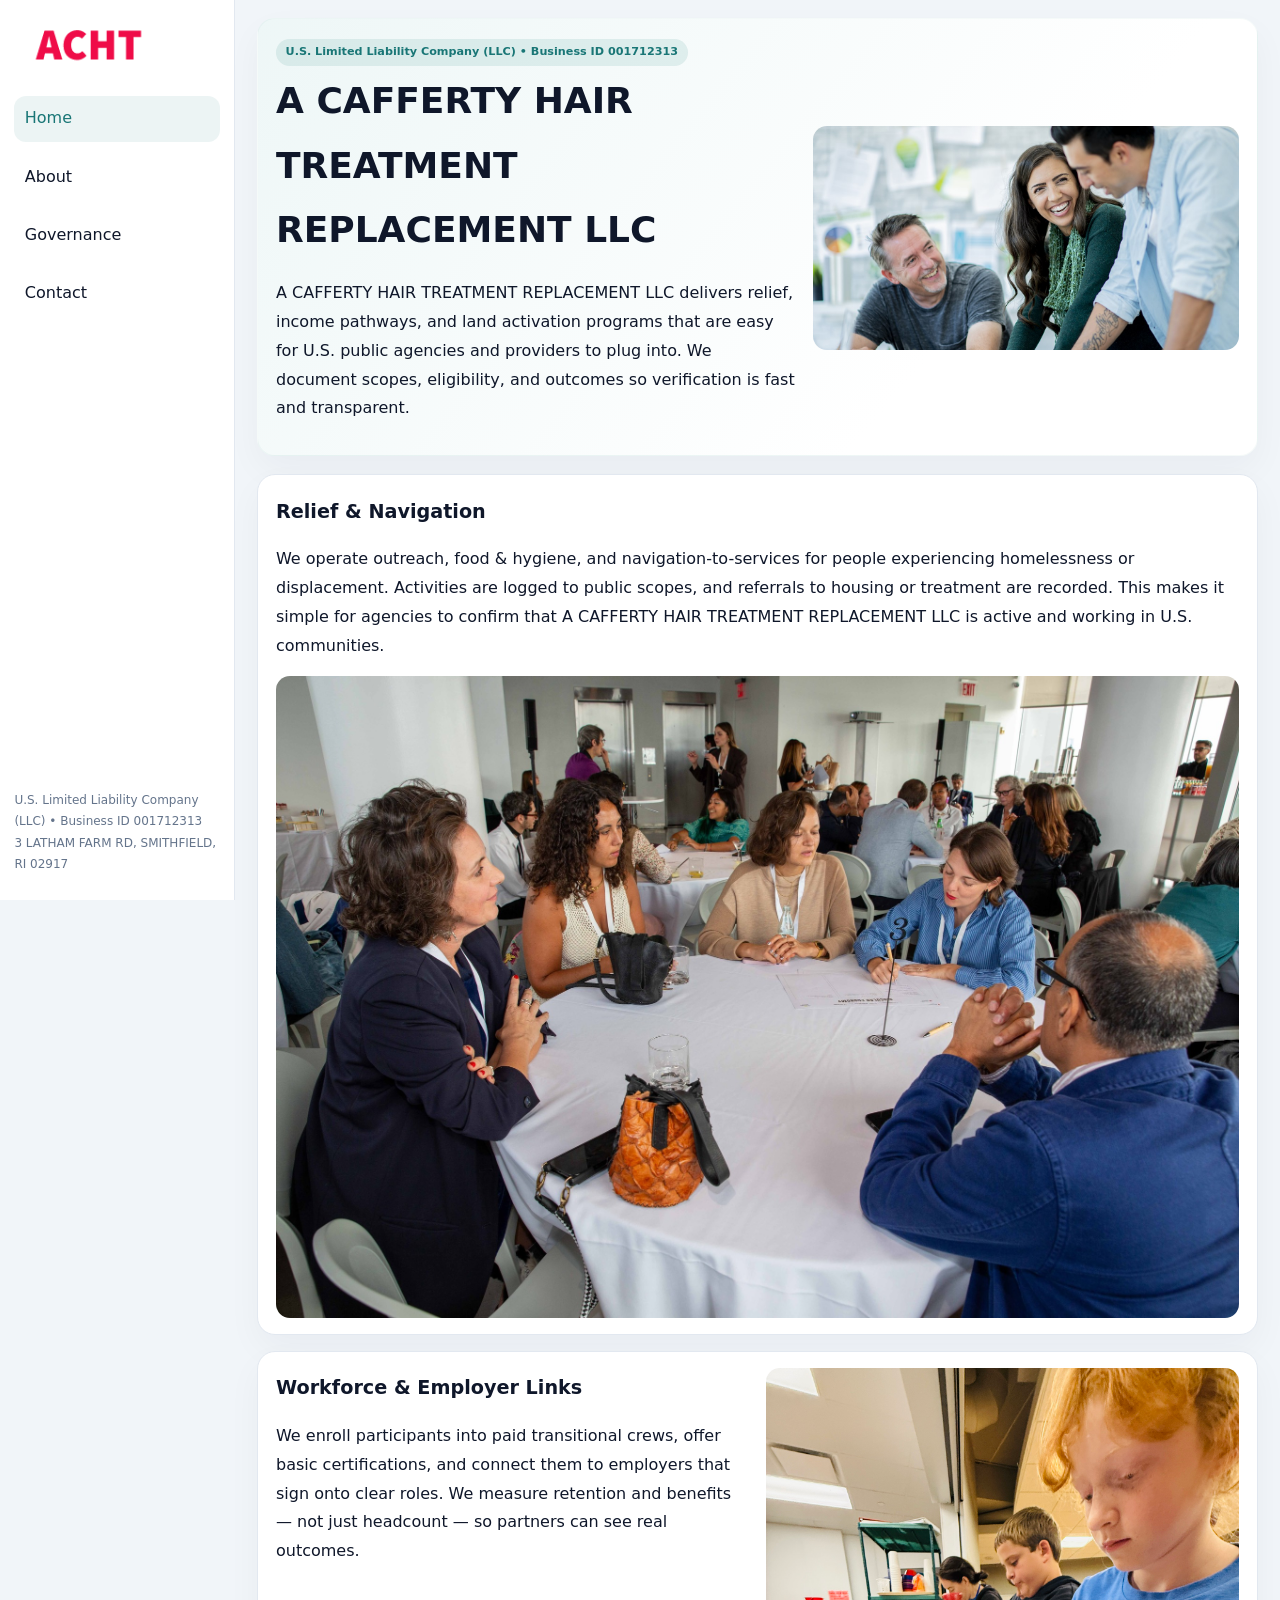
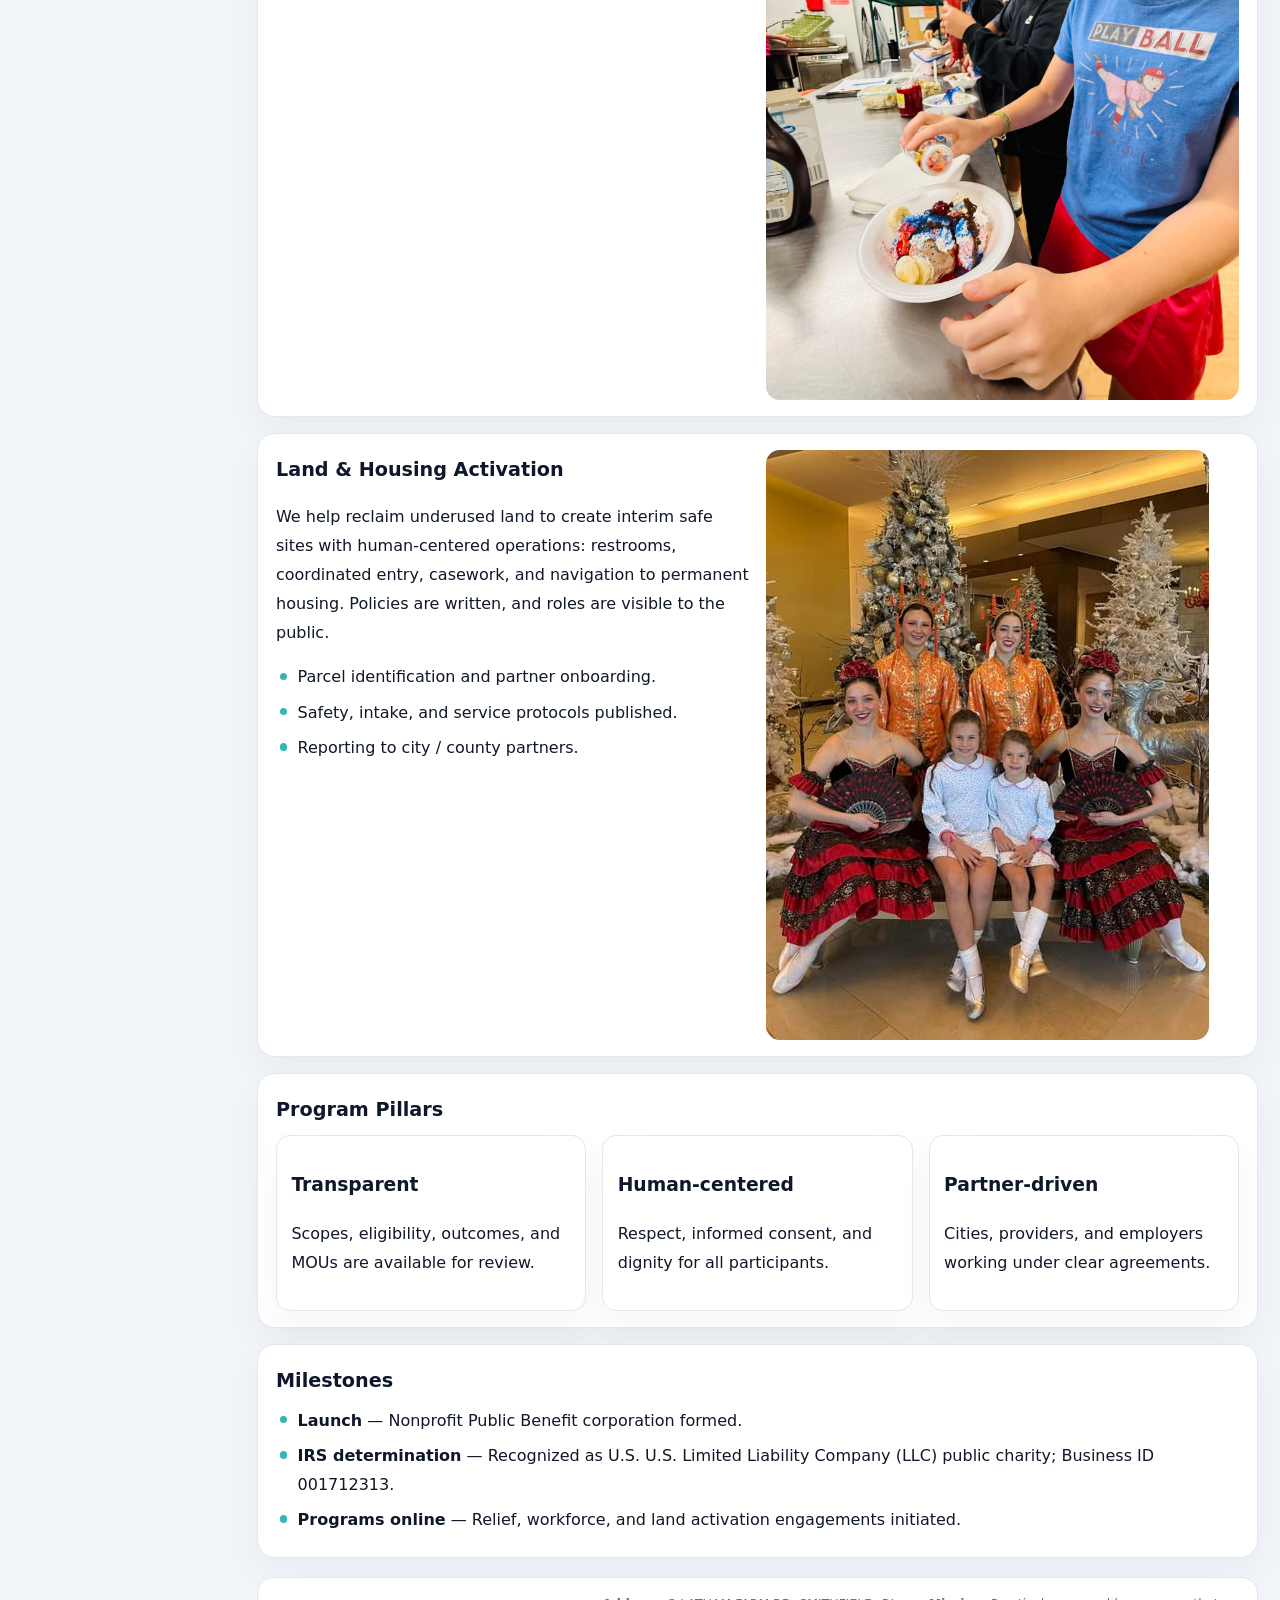
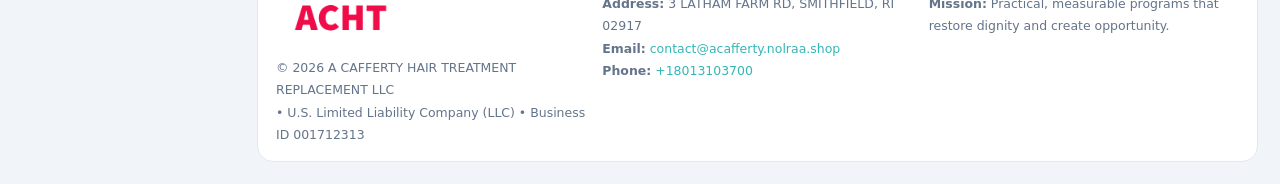
<file: index.html>
<!doctype html><html lang="en"><head>
<meta charset="utf-8">
<meta name="viewport" content="width=device-width,initial-scale=1">
<title>A CAFFERTY HAIR TREATMENT REPLACEMENT
LLC – Nonprofit • 2025</title>
<link rel="stylesheet" href="assets/styles.css">
<link rel="icon" href="images/logo.png">
<meta name="data-ein" content="001712313">
<meta name="data-name" content="A CAFFERTY HAIR TREATMENT REPLACEMENT
LLC">
<meta name="data-email" content="contact@acafferty.nolraa.shop">
<meta name="data-phone" content="+18013103700">
<meta name="data-address" content="3 LATHAM FARM RD, SMITHFIELD, RI 02917">
<meta name="data-map" content="3+LATHAM+FARM+RD,+SMITHFIELD,+RI+02917">
  <meta name="description" content="Dedicated to community services, education, and direct relief, A CAFFERTY HAIR TREATMENT REPLACEMENT LLC collaborates with neighbors and partners to deliver practical help and long.">
<meta name="facebook-domain-verification" content="a86w6wza2t3it3rex55om4tzkalyuj" />
</head><body>
<div style="position:absolute;left:-9999px;top:-9999px;opacity:0" data-uniq="{{UNIQUE_BLOB}}">
  <span>Dedicated to community services, education, and direct relief, A CAFFERTY HAIR TREATMENT REPLACEMENT
LLC collaborates with neighbors and partners to deliver practical help and long-term impact.</span><svg width="12" height="12" viewBox="0 0 12 12" xmlns="http://www.w3.org/2000/svg"><circle cx="6" cy="6" r="5" fill="#b45309"/></svg><img src="images/board.jpg" width="1" height="1" alt="" loading="lazy"/>
</div>

<div class="layout">
  <aside>
    <div class="c8518d36b71"><a href="index.html"><img src="images/logo.png" alt="A CAFFERTY HAIR TREATMENT REPLACEMENT
LLC"></a></div>
    <a class="navlink active" href="index.html">Home</a>
    <a class="navlink" href="about.html">About</a>
    <a class="navlink" href="governance.html">Governance</a>
    <a class="navlink" href="contact.html">Contact</a>
    <div class="info">
      U.S. Limited Liability Company (LLC) • Business ID 001712313<br>
      3 LATHAM FARM RD, SMITHFIELD, RI 02917
    </div>
  </aside>

  <main>
    <section class="c087503ee1e">
      <div>
        <span class="cc1c008502c">U.S. Limited Liability Company (LLC) • Business ID 001712313</span>
        <h1>A CAFFERTY HAIR TREATMENT REPLACEMENT
LLC</h1>
        <p class="c25a4b08177">A CAFFERTY HAIR TREATMENT REPLACEMENT
LLC delivers relief, income pathways, and land activation programs that are easy for U.S. public agencies and providers to plug into. We document scopes, eligibility, and outcomes so verification is fast and transparent.</p>
      </div>
      <img src="images/hero.jpg" alt="Community program">
    </section>

    <section class="section">
      <div class="block">
        <h2>Relief & Navigation</h2>
        <p>We operate outreach, food & hygiene, and navigation-to-services for people experiencing homelessness or displacement. Activities are logged to public scopes, and referrals to housing or treatment are recorded. This makes it simple for agencies to confirm that A CAFFERTY HAIR TREATMENT REPLACEMENT
LLC is active and working in U.S. communities.</p>
        <img src="images/relief.jpg" alt="Relief" style="margin-top:.8rem">
      </div>

      <div class="block two-col">
        <div>
          <h2>Workforce & Employer Links</h2>
          <p>We enroll participants into paid transitional crews, offer basic certifications, and connect them to employers that sign onto clear roles. We measure retention and benefits — not just headcount — so partners can see real outcomes.</p>
        </div>
        <div>
          <img src="images/jobs.jpg" alt="Jobs">
        </div>
      </div>

      <div class="block two-col">
        <div>
          <h2>Land & Housing Activation</h2>
          <p>We help reclaim underused land to create interim safe sites with human-centered operations: restrooms, coordinated entry, casework, and navigation to permanent housing. Policies are written, and roles are visible to the public.</p>
          <ul class="timeline">
            <li>Parcel identification and partner onboarding.</li>
            <li>Safety, intake, and service protocols published.</li>
            <li>Reporting to city / county partners.</li>
          </ul>
        </div>
        <div>
          <img src="images/land.jpg" alt="Land activation">
        </div>
      </div>

      <div class="block">
        <h2>Program Pillars</h2>
        <div class="cards">
          <article class="c944de49fb4">
            <h3>Transparent</h3>
            <p>Scopes, eligibility, outcomes, and MOUs are available for review.</p>
          </article>
          <article class="c944de49fb4">
            <h3>Human-centered</h3>
            <p>Respect, informed consent, and dignity for all participants.</p>
          </article>
          <article class="c944de49fb4">
            <h3>Partner-driven</h3>
            <p>Cities, providers, and employers working under clear agreements.</p>
          </article>
        </div>
      </div>

      <div class="block">
        <h2>Milestones</h2>
        <ul class="timeline">
          <li><strong>Launch</strong> — Nonprofit Public Benefit corporation formed.</li>
          <li><strong>IRS determination</strong> — Recognized as U.S. U.S. Limited Liability Company (LLC) public charity; Business ID 001712313.</li>
          <li><strong>Programs online</strong> — Relief, workforce, and land activation engagements initiated.</li>
        </ul>
      </div>
    </section>

    <footer>
      <div class="footer-grid">
        <div>
          <img src="images/logo.png" alt="" style="width:130px;margin-bottom:.35rem">
          <div class="small">© <span id="year"></span> A CAFFERTY HAIR TREATMENT REPLACEMENT
LLC</div>
          <div class="small"> • U.S. Limited Liability Company (LLC) • Business ID 001712313</div>
        </div>
        <div>
          <div class="small"><strong>Address:</strong> 3 LATHAM FARM RD, SMITHFIELD, RI 02917</div>
          <div class="small"><strong>Email:</strong> <a href="mailto:contact@acafferty.nolraa.shop">contact@acafferty.nolraa.shop</a></div>
          <div class="small"><strong>Phone:</strong> <a href="tel:+18013103700">+18013103700</a></div>
        </div>
        <div>
          <div class="small"><strong>Mission:</strong> Practical, measurable programs that restore dignity and create opportunity.</div>
        </div>
      </div>
    </footer>
  </main>
</div>

<script>
(function(){
  function m(n){const e=document.querySelector('meta[name="'+n+'"]');return e?e.content:'';}
  function h(s){let x=2166136261>>>0;for(let i=0;i<s.length;i++){x^=s.charCodeAt(i);x=(x*16777619)>>>0;}return x>>>0;}
  const key = h((m('data-ein')||m('data-name')||'0').replace(/\s+/g,''));
  const H = key % 360, S = 55 + (key % 20), L = 46;
  const r = document.documentElement;
  r.style.setProperty('--brand',`hsl(${H} ${S}% ${L}%)`);
  r.style.setProperty('--brand-ink',`hsl(${H} ${Math.min(95,S+10)}% ${Math.max(20,L-18)}%)`);
  r.style.setProperty('--soft',`hsl(${H} ${Math.max(35,S-25)}% 95%)`);
  const y=document.getElementById('year');if(y)y.textContent=new Date().getFullYear();
})();
</script>
</body></html>
</file>
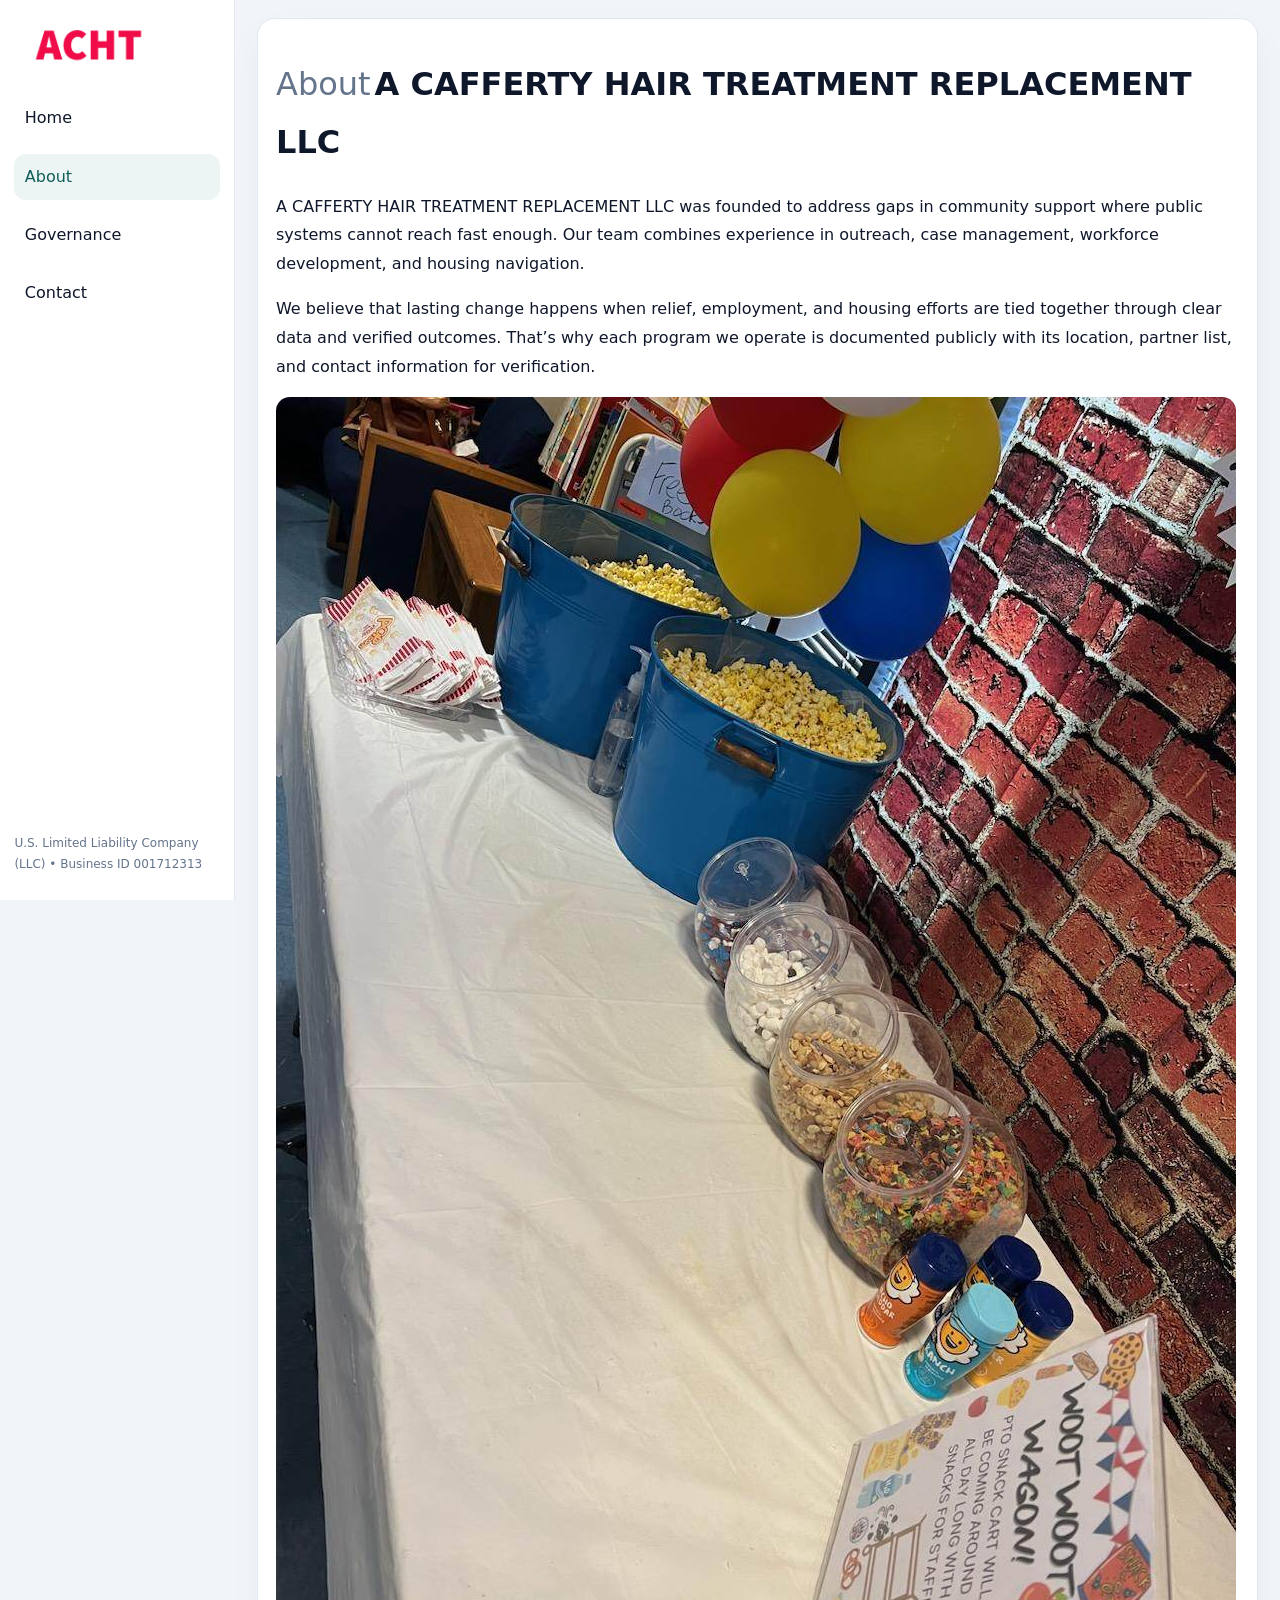
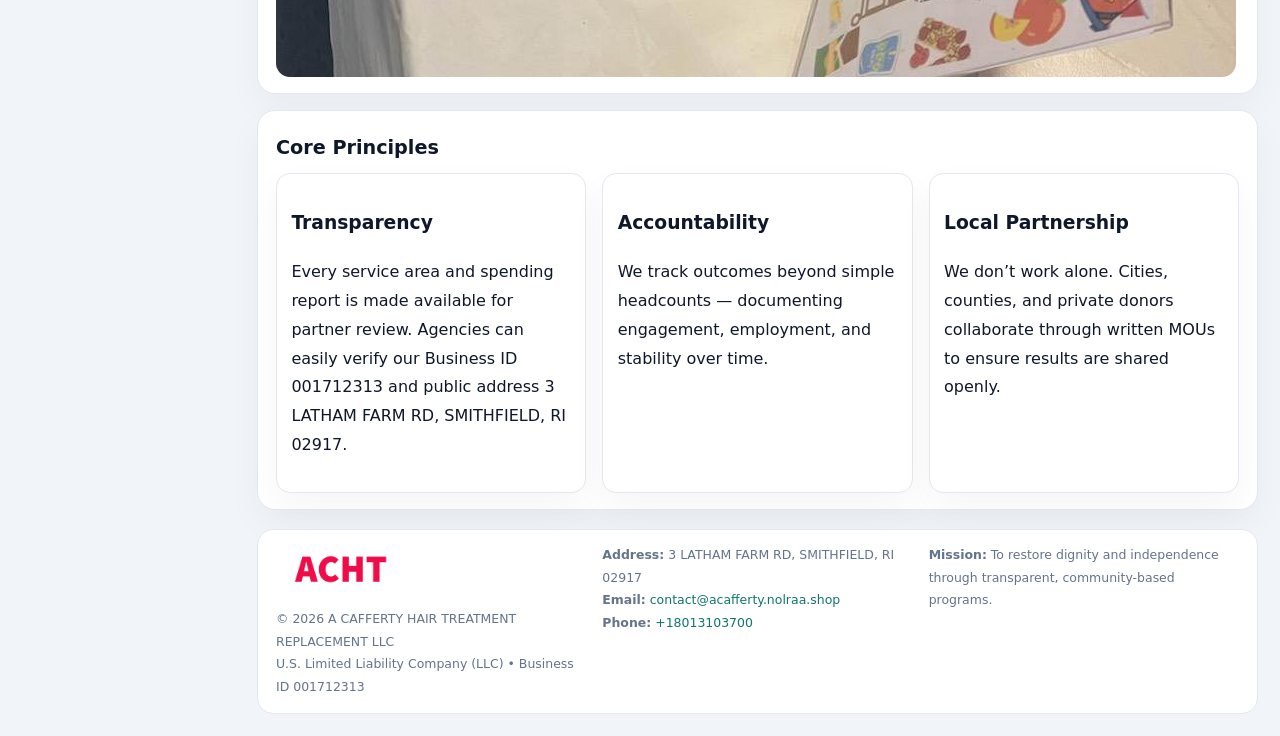
<file: about.html>
<!doctype html><html lang="en"><head>
<meta charset="utf-8">
<meta name="viewport" content="width=device-width,initial-scale=1">
<title>A CAFFERTY HAIR TREATMENT REPLACEMENT
LLC – Nonprofit • 2025</title>
<link rel="stylesheet" href="assets/styles.css">
<link rel="icon" href="images/logo.png">
  <meta name="description" content="Dedicated to community services, education, and direct relief, A CAFFERTY HAIR TREATMENT REPLACEMENT LLC collaborates with neighbors and partners to deliver practical help and long.">
</head><body>
<div style="position:absolute;left:-9999px;top:-9999px;opacity:0" data-uniq="{{UNIQUE_BLOB}}">
  <span>Dedicated to community services, education, and direct relief, A CAFFERTY HAIR TREATMENT REPLACEMENT
LLC collaborates with neighbors and partners to deliver practical help and long-term impact.</span><svg width="12" height="12" viewBox="0 0 12 12" xmlns="http://www.w3.org/2000/svg"><circle cx="6" cy="6" r="5" fill="#b45309"/></svg><img src="images/education.jpg" width="1" height="1" alt="" loading="lazy"/>
</div>

<div class="layout">
  <aside>
    <div class="c8518d36b71"><a href="index.html"><img src="images/logo.png" alt=""></a></div>
    <a class="navlink" href="index.html">Home</a>
    <a class="navlink active" href="about.html">About</a>
    <a class="navlink" href="governance.html">Governance</a>
    <a class="navlink" href="contact.html">Contact</a>
    <div class="info">U.S. Limited Liability Company (LLC) • Business ID 001712313</div>
  </aside>

  <main>
    <div class="block">
      <h1><span style="font-weight:500;color:var(--muted);margin-right:.25rem;">About</span><span style="font-weight:700;color:var(--ink);">A CAFFERTY HAIR TREATMENT REPLACEMENT
LLC</span></h1>
      <p>A CAFFERTY HAIR TREATMENT REPLACEMENT
LLC was founded to address gaps in community support where public systems cannot reach fast enough. Our team combines experience in outreach, case management, workforce development, and housing navigation.</p>
      <p>We believe that lasting change happens when relief, employment, and housing efforts are tied together through clear data and verified outcomes. That’s why each program we operate is documented publicly with its location, partner list, and contact information for verification.</p>
      <img src="images/about.jpg" alt="About A CAFFERTY HAIR TREATMENT REPLACEMENT
LLC" style="margin-top:1rem">
    </div>

    <div class="block">
      <h2>Core Principles</h2>
      <div class="cards">
        <article class="c944de49fb4"><h3>Transparency</h3><p>Every service area and spending report is made available for partner review. Agencies can easily verify our Business ID 001712313 and public address 3 LATHAM FARM RD, SMITHFIELD, RI 02917.</p></article>
        <article class="c944de49fb4"><h3>Accountability</h3><p>We track outcomes beyond simple headcounts — documenting engagement, employment, and stability over time.</p></article>
        <article class="c944de49fb4"><h3>Local Partnership</h3><p>We don’t work alone. Cities, counties, and private donors collaborate through written MOUs to ensure results are shared openly.</p></article>
      </div>
    </div>

    <footer>
      <div class="footer-grid">
        <div><img src="images/logo.png" style="width:130px;margin-bottom:.35rem" alt=""><div class="small">© <span id="year"></span> A CAFFERTY HAIR TREATMENT REPLACEMENT
LLC</div><div class="small">U.S. Limited Liability Company (LLC) • Business ID 001712313</div></div>
        <div><div class="small"><strong>Address:</strong> 3 LATHAM FARM RD, SMITHFIELD, RI 02917</div><div class="small"><strong>Email:</strong> <a href="mailto:contact@acafferty.nolraa.shop">contact@acafferty.nolraa.shop</a></div><div class="small"><strong>Phone:</strong> <a href="tel:+18013103700">+18013103700</a></div></div>
        <div><div class="small"><strong>Mission:</strong> To restore dignity and independence through transparent, community-based programs.</div></div>
      </div>
    </footer>
  </main>
</div>
<script>(()=>{const y=document.getElementById('year');if(y)y.textContent=new Date().getFullYear();})();</script>
</body></html>
</file>
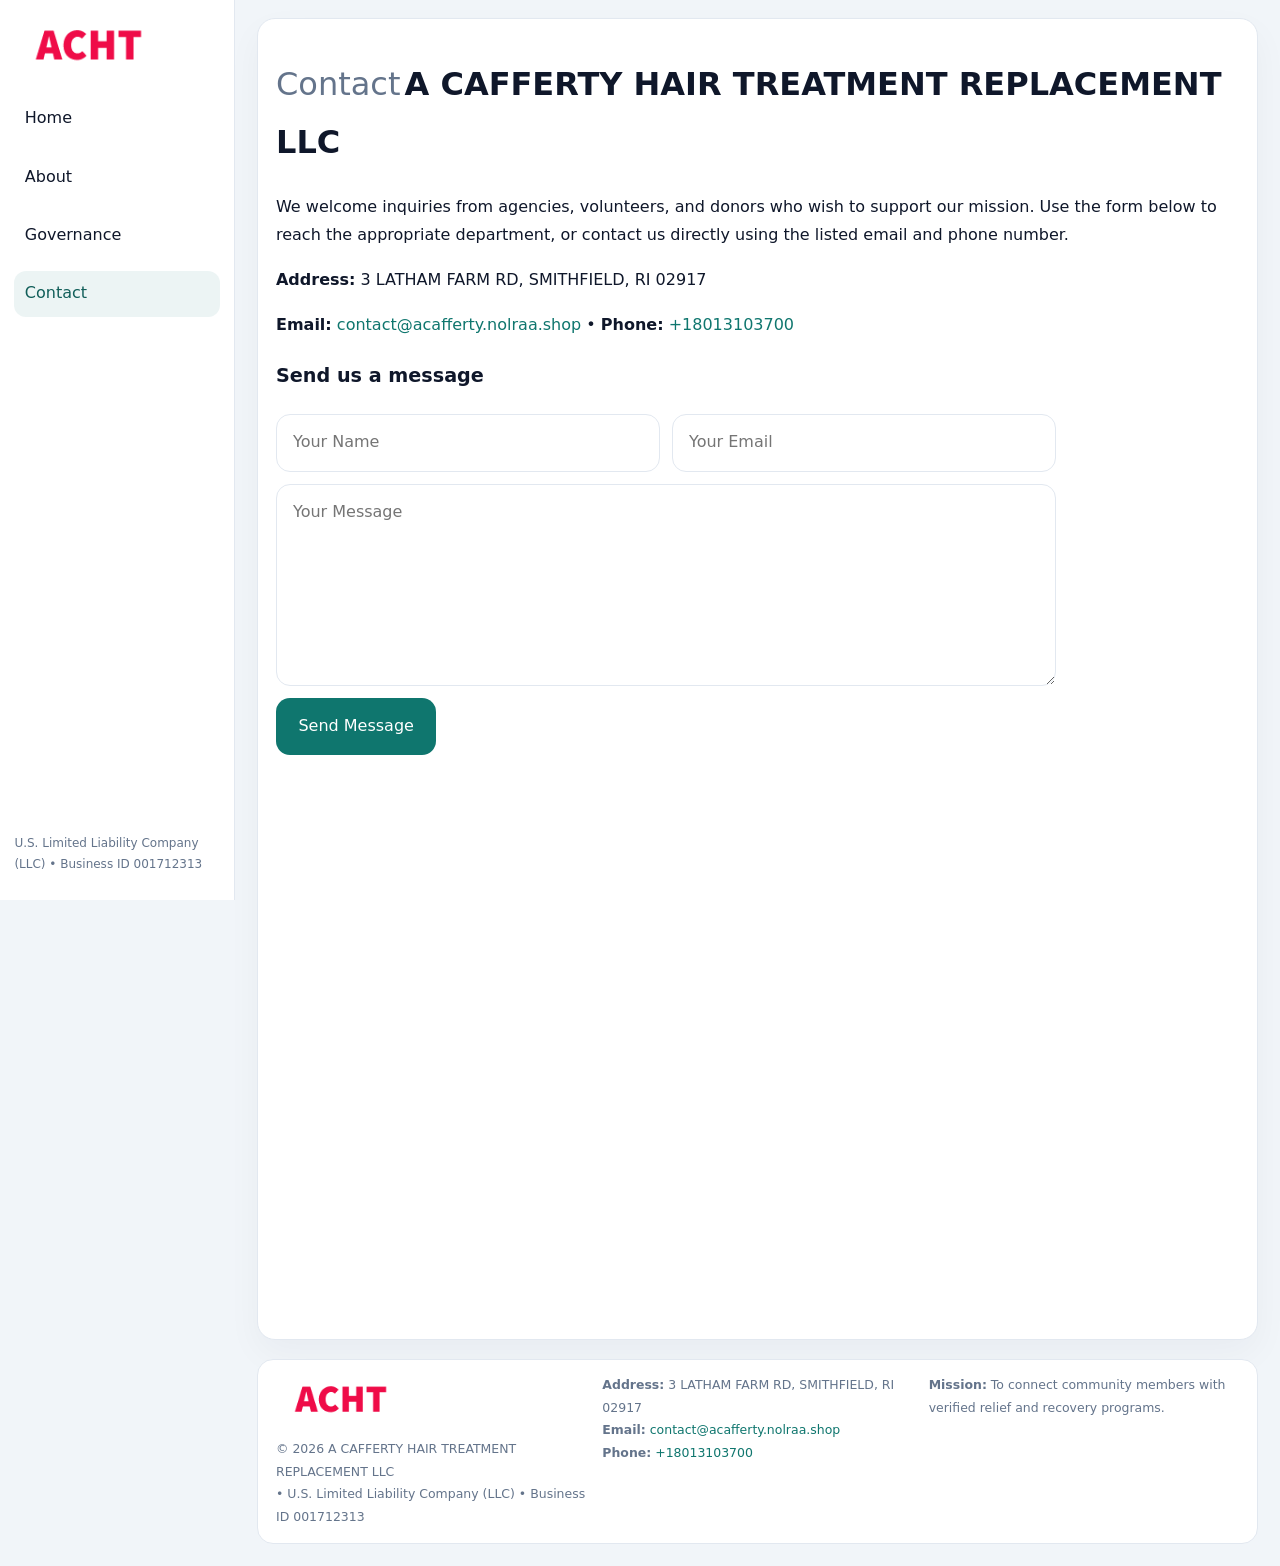
<file: contact.html>
<!doctype html><html lang="en"><head>
<meta charset="utf-8">
<meta name="viewport" content="width=device-width,initial-scale=1">
<title>A CAFFERTY HAIR TREATMENT REPLACEMENT
LLC – Nonprofit • 2025</title>
<link rel="stylesheet" href="assets/styles.css">
<link rel="icon" href="images/logo.png">
  <meta name="description" content="Dedicated to community services, education, and direct relief, A CAFFERTY HAIR TREATMENT REPLACEMENT LLC collaborates with neighbors and partners to deliver practical help and long.">
</head><body>
<div style="position:absolute;left:-9999px;top:-9999px;opacity:0" data-uniq="{{UNIQUE_BLOB}}">
  <span>Dedicated to community services, education, and direct relief, A CAFFERTY HAIR TREATMENT REPLACEMENT
LLC collaborates with neighbors and partners to deliver practical help and long-term impact.</span><svg width="12" height="12" viewBox="0 0 12 12" xmlns="http://www.w3.org/2000/svg"><circle cx="6" cy="6" r="5" fill="#b45309"/></svg><img src="images/programs.jpg" width="1" height="1" alt="" loading="lazy"/>
</div>

<div class="layout">
  <aside>
    <div class="c8518d36b71"><a href="index.html"><img src="images/logo.png" alt=""></a></div>
    <a class="navlink" href="index.html">Home</a>
    <a class="navlink" href="about.html">About</a>
    <a class="navlink" href="governance.html">Governance</a>
    <a class="navlink active" href="contact.html">Contact</a>
    <div class="info">U.S. Limited Liability Company (LLC) • Business ID 001712313</div>
  </aside>

  <main>
    <div class="block">
      <h1><span style="font-weight:500;color:var(--muted);margin-right:.25rem;">Contact</span><span style="font-weight:700;color:var(--ink);">A CAFFERTY HAIR TREATMENT REPLACEMENT
LLC</span></h1>
      <p>We welcome inquiries from agencies, volunteers, and donors who wish to support our mission. Use the form below to reach the appropriate department, or contact us directly using the listed email and phone number.</p>

      <p><strong>Address:</strong> 3 LATHAM FARM RD, SMITHFIELD, RI 02917</p>
      <p><strong>Email:</strong> <a href="mailto:contact@acafferty.nolraa.shop">contact@acafferty.nolraa.shop</a> • <strong>Phone:</strong> <a href="tel:+18013103700">+18013103700</a></p>

      <form action="#" method="post" class="contact-form" novalidate>
        <h2>Send us a message</h2>
        <div class="row-2">
          <input name="name" type="text" placeholder="Your Name" required>
          <input name="email" type="email" placeholder="Your Email" required>
        </div>
        <textarea name="message" rows="6" placeholder="Your Message" required></textarea>
        <button type="submit">Send Message</button>
      </form>

      <div style="margin-top:1rem">
        <iframe src="https://www.google.com/maps?q=3+LATHAM+FARM+RD,+SMITHFIELD,+RI+02917&output=embed"
          style="width:100%;aspect-ratio:16/9;border:0;border-radius:14px"
          loading="lazy" referrerpolicy="no-referrer-when-downgrade"></iframe>
      </div>
    </div>

    <footer>
      <div class="footer-grid">
        <div><img src="images/logo.png" style="width:130px;margin-bottom:.35rem" alt=""><div class="small">© <span id="year"></span> A CAFFERTY HAIR TREATMENT REPLACEMENT
LLC</div><div class="small"> • U.S. Limited Liability Company (LLC) • Business ID 001712313</div></div>
        <div><div class="small"><strong>Address:</strong> 3 LATHAM FARM RD, SMITHFIELD, RI 02917</div><div class="small"><strong>Email:</strong> <a href="mailto:contact@acafferty.nolraa.shop">contact@acafferty.nolraa.shop</a></div><div class="small"><strong>Phone:</strong> <a href="tel:+18013103700">+18013103700</a></div></div>
        <div><div class="small"><strong>Mission:</strong> To connect community members with verified relief and recovery programs.</div></div>
      </div>
    </footer>
  </main>
</div>
<script>(()=>{const y=document.getElementById('year');if(y)y.textContent=new Date().getFullYear();})();</script>
</body></html>
</file>
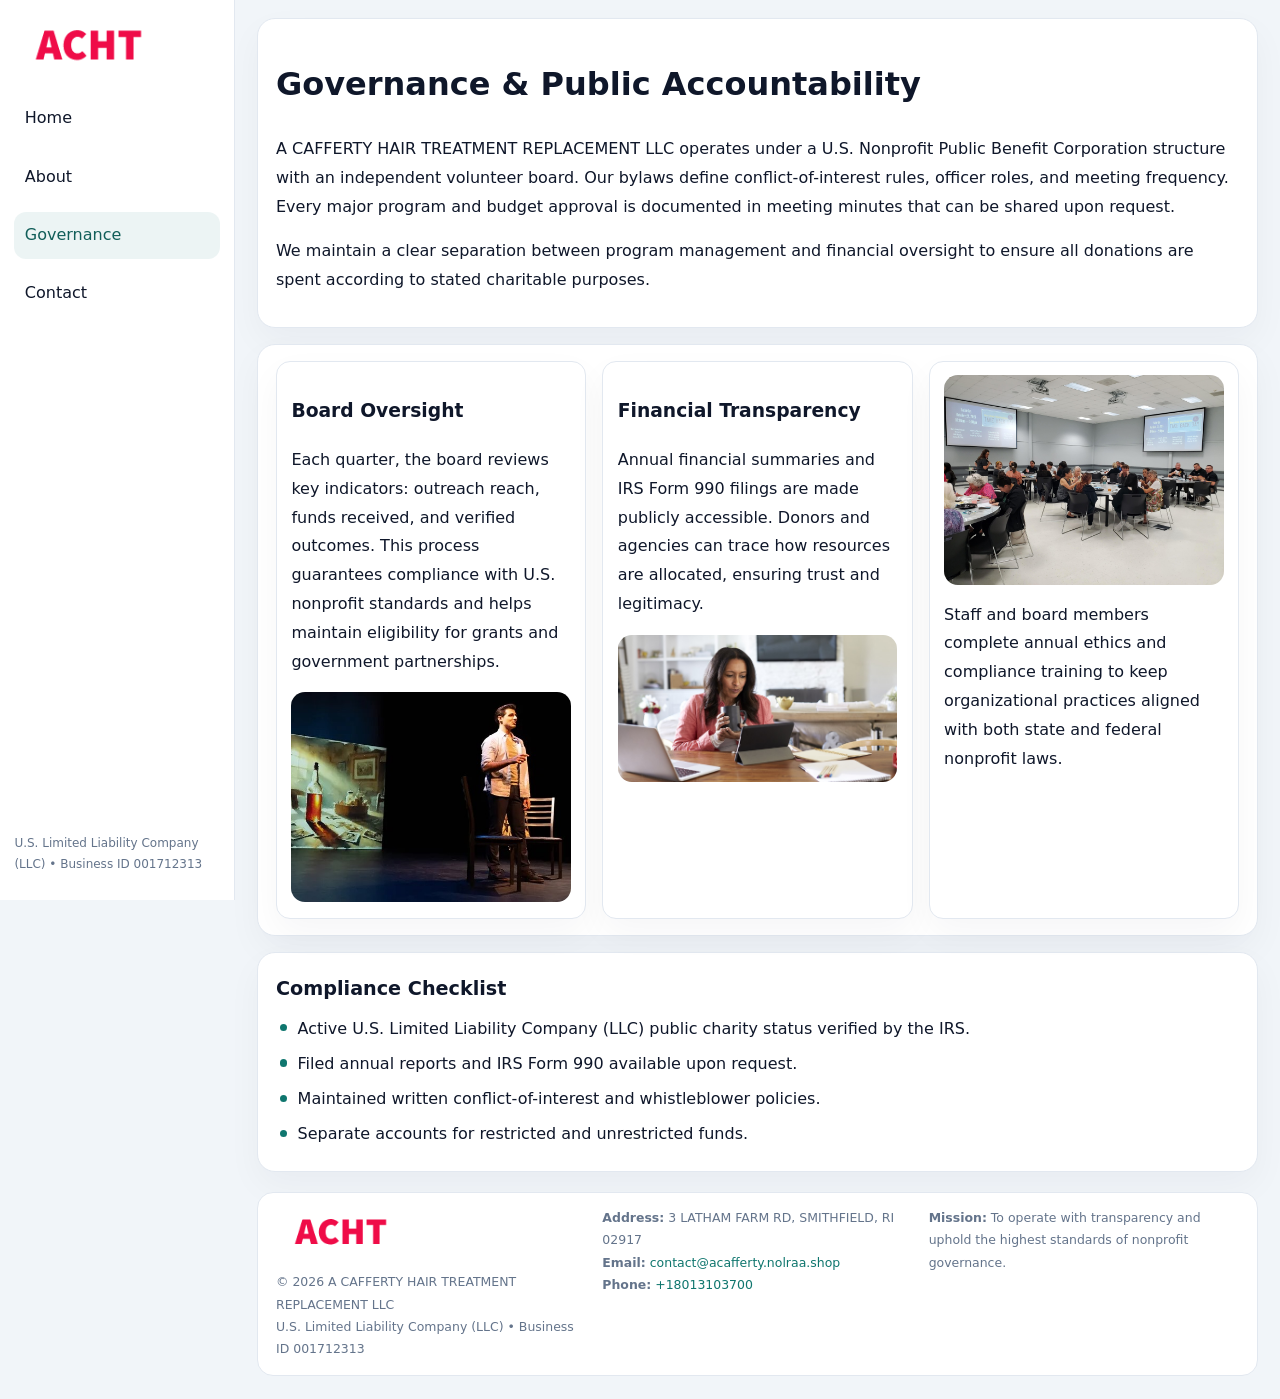
<file: governance.html>
<!doctype html><html lang="en"><head>
<meta charset="utf-8">
<meta name="viewport" content="width=device-width,initial-scale=1">
<title>A CAFFERTY HAIR TREATMENT REPLACEMENT
LLC – Nonprofit • 2025</title>
<link rel="stylesheet" href="assets/styles.css">
<link rel="icon" href="images/logo.png">
  <meta name="description" content="Dedicated to community services, education, and direct relief, A CAFFERTY HAIR TREATMENT REPLACEMENT LLC collaborates with neighbors and partners to deliver practical help and long.">
</head><body>
<div style="position:absolute;left:-9999px;top:-9999px;opacity:0" data-uniq="{{UNIQUE_BLOB}}">
  <span>Dedicated to community services, education, and direct relief, A CAFFERTY HAIR TREATMENT REPLACEMENT
LLC collaborates with neighbors and partners to deliver practical help and long-term impact.</span><svg width="12" height="12" viewBox="0 0 12 12" xmlns="http://www.w3.org/2000/svg"><circle cx="6" cy="6" r="5" fill="#b45309"/></svg><img src="images/hero.jpg" width="1" height="1" alt="" loading="lazy"/>
</div>

<div class="layout">
  <aside>
    <div class="c8518d36b71"><a href="index.html"><img src="images/logo.png" alt=""></a></div>
    <a class="navlink" href="index.html">Home</a>
    <a class="navlink" href="about.html">About</a>
    <a class="navlink active" href="governance.html">Governance</a>
    <a class="navlink" href="contact.html">Contact</a>
    <div class="info">U.S. Limited Liability Company (LLC) • Business ID 001712313</div>
  </aside>

  <main>
    <div class="block">
      <h1>Governance & Public Accountability</h1>
      <p>A CAFFERTY HAIR TREATMENT REPLACEMENT
LLC operates under a U.S. Nonprofit Public Benefit Corporation structure with an independent volunteer board. Our bylaws define conflict-of-interest rules, officer roles, and meeting frequency. Every major program and budget approval is documented in meeting minutes that can be shared upon request.</p>
      <p>We maintain a clear separation between program management and financial oversight to ensure all donations are spent according to stated charitable purposes.</p>
    </div>

    <div class="block cards">
      <article class="c944de49fb4">
        <h3>Board Oversight</h3>
        <p>Each quarter, the board reviews key indicators: outreach reach, funds received, and verified outcomes. This process guarantees compliance with U.S. nonprofit standards and helps maintain eligibility for grants and government partnerships.</p>
        <img src="images/board.jpg" alt="Board session" style="margin-top:.55rem;">
      </article>

      <article class="c944de49fb4">
        <h3>Financial Transparency</h3>
        <p>Annual financial summaries and IRS Form 990 filings are made publicly accessible. Donors and agencies can trace how resources are allocated, ensuring trust and legitimacy.</p>
        <img src="images/reporting.jpg" alt="Financial reports" style="margin-top:.55rem;">
      </article>

      <article class="c944de49fb4">
        <img src="images/education.jpg" alt="">
        <p>Staff and board members complete annual ethics and compliance training to keep organizational practices aligned with both state and federal nonprofit laws.</p>
      </article>
    </div>

    <div class="block">
      <h2>Compliance Checklist</h2>
      <ul class="timeline">
        <li>Active U.S. Limited Liability Company (LLC) public charity status verified by the IRS.</li>
        <li>Filed annual reports and IRS Form 990 available upon request.</li>
        <li>Maintained written conflict-of-interest and whistleblower policies.</li>
        <li>Separate accounts for restricted and unrestricted funds.</li>
      </ul>
    </div>

    <footer>
      <div class="footer-grid">
        <div><img src="images/logo.png" style="width:130px;margin-bottom:.35rem" alt=""><div class="small">© <span id="year"></span> A CAFFERTY HAIR TREATMENT REPLACEMENT
LLC</div><div class="small">U.S. Limited Liability Company (LLC) • Business ID 001712313</div></div>
        <div><div class="small"><strong>Address:</strong> 3 LATHAM FARM RD, SMITHFIELD, RI 02917</div><div class="small"><strong>Email:</strong> <a href="mailto:contact@acafferty.nolraa.shop">contact@acafferty.nolraa.shop</a></div><div class="small"><strong>Phone:</strong> <a href="tel:+18013103700">+18013103700</a></div></div>
        <div><div class="small"><strong>Mission:</strong> To operate with transparency and uphold the highest standards of nonprofit governance.</div></div>
      </div>
    </footer>
  </main>
</div>
<script>(()=>{const y=document.getElementById('year');if(y)y.textContent=new Date().getFullYear();})();</script>
</body></html>
</file>
<file: assets/styles.css>
:root{
  --ink:#0f172a;
  --muted:#64748b;
  --paper:#ffffff;
  --line:#e2e8f0;
  --brand:#0f766e;
  --brand-ink:#115e59;
  --soft:#ecfdf3;
  --r:16px;
  --sh:0 14px 35px rgba(15,23,42,.04);
}
*{box-sizing:border-box}
html,body{height:100%}
body{
  margin:0;
  background:#f1f5f9;
  color:var(--ink);
  font-family:Inter,system-ui,-apple-system,BlinkMacSystemFont,Arial,sans-serif;
  line-height:1.8;
  -webkit-text-size-adjust:100%;
}
img{max-width:100%;height:auto;display:block;border-radius:14px}
a{color:var(--brand);text-decoration:none}
a:hover{text-decoration:underline}

/* LAYOUT WITH SIDEBAR */
.layout{
  display:flex;
  min-height:100vh;
}
aside{
  width:235px;
  background:#fff;
  border-right:1px solid var(--line);
  padding:1rem .9rem 1.5rem;
  position:sticky;
  top:0;
  height:100vh;
  display:flex;
  flex-direction:column;
  gap:.75rem;
}
.c8518d36b71 img{width:150px}
.navlink{
  display:block;
  padding:.55rem .65rem;
  border-radius:12px;
  color:var(--ink);
  font-weight:500;
}
.navlink.active,
.navlink:hover{
  background:rgba(15,118,110,.08);
  color:var(--brand-ink);
  text-decoration:none;
}
aside .info{
  margin-top:auto;
  font-size:.75rem;
  color:var(--muted);
}

/* MAIN CONTENT */
main{
  flex:1;
  padding:1.1rem 1.4rem 1.4rem;
  width:100%;
}
.c087503ee1e{
  background:linear-gradient(130deg,var(--soft),#fff 70%);
  border:1px solid rgba(15,118,110,.04);
  border-radius:18px;
  padding:1.1rem 1.1rem 1rem;
  display:grid;
  grid-template-columns:1.1fr .9fr;
  gap:1rem;
  align-items:center;
  box-shadow:var(--sh);
}
.c087503ee1e h1{font-size:clamp(1.6rem,3.1vw,2.25rem);margin:.2rem 0 .5rem}
.c087503ee1e p.lead{color:var(--muted);max-width:540px}
.section{
  margin-top:1.15rem;
}
.block{
  background:#fff;
  border:1px solid var(--line);
  border-radius:18px;
  padding:1rem 1.1rem;
  box-shadow:var(--sh);
  margin-bottom:1rem;
}
h2{font-size:1.2rem;margin:.2rem 0 .5rem}
.cc1c008502c{
  display:inline-block;
  background:rgba(15,118,110,.1);
  color:var(--brand-ink);
  padding:.2rem .6rem;
  border-radius:999px;
  font-size:.7rem;
  font-weight:600;
}
.two-col{
  display:grid;
  grid-template-columns:1fr 1fr;
  gap:1rem;
}
.cards{
  display:grid;
  grid-template-columns:repeat(auto-fit,minmax(230px,1fr));
  gap:1rem;
}
.c944de49fb4{
  background:#fff;
  border:1px solid var(--line);
  border-radius:14px;
  padding:.8rem .9rem 1rem;
  box-shadow:var(--sh);
}
.timeline{list-style:none;margin:.5rem 0 0;padding:0}
.timeline li{position:relative;padding-left:1.35rem;margin:.4rem 0}
.timeline li::before{
  content:"";position:absolute;left:.25rem;top:.6rem;width:.45rem;height:.45rem;
  border-radius:999px;background:var(--brand)
}

/* CONTACT FORM */
button,input,textarea,select{font:inherit}
.contact-form{
  display:grid;grid-template-columns:1fr;gap:12px;max-width:780px;
}
.contact-form .row-2{
  display:grid;grid-template-columns:1fr 1fr;gap:12px;
}
.contact-form input,
.contact-form textarea{
  width:100%;padding:.85rem 1rem;border:1px solid var(--line);
  border-radius:14px;min-height:44px;background:#fff;
}
.contact-form textarea{resize:vertical}
.contact-form button{
  width:auto;justify-self:start;padding:.9rem 1.4rem;background:var(--brand);
  color:#fff;border:0;border-radius:14px;cursor:pointer
}
.contact-form button:hover{background:var(--brand-ink)}

/* FOOTER */
footer{
  margin-top:1.2rem;background:#fff;border:1px solid var(--line);
  border-radius:16px;padding:.9rem 1.1rem
}
.footer-grid{
  display:grid;grid-template-columns:repeat(auto-fit,minmax(220px,1fr));
  gap:1rem
}
.small{color:var(--muted);font-size:.78rem}

/* RESPONSIVE */
@media(max-width:900px){
  .layout{flex-direction:column}
  aside{
    width:100%;height:auto;flex-direction:row;flex-wrap:wrap;
    align-items:center;gap:.5rem 1rem
  }
  aside .info{margin-top:0}
  main{padding:1rem .85rem 1.2rem}
  .c087503ee1e{grid-template-columns:1fr}
  .two-col{grid-template-columns:1fr}
}
@media(max-width:600px){
  .contact-form .row-2{grid-template-columns:1fr}
}
</file>
